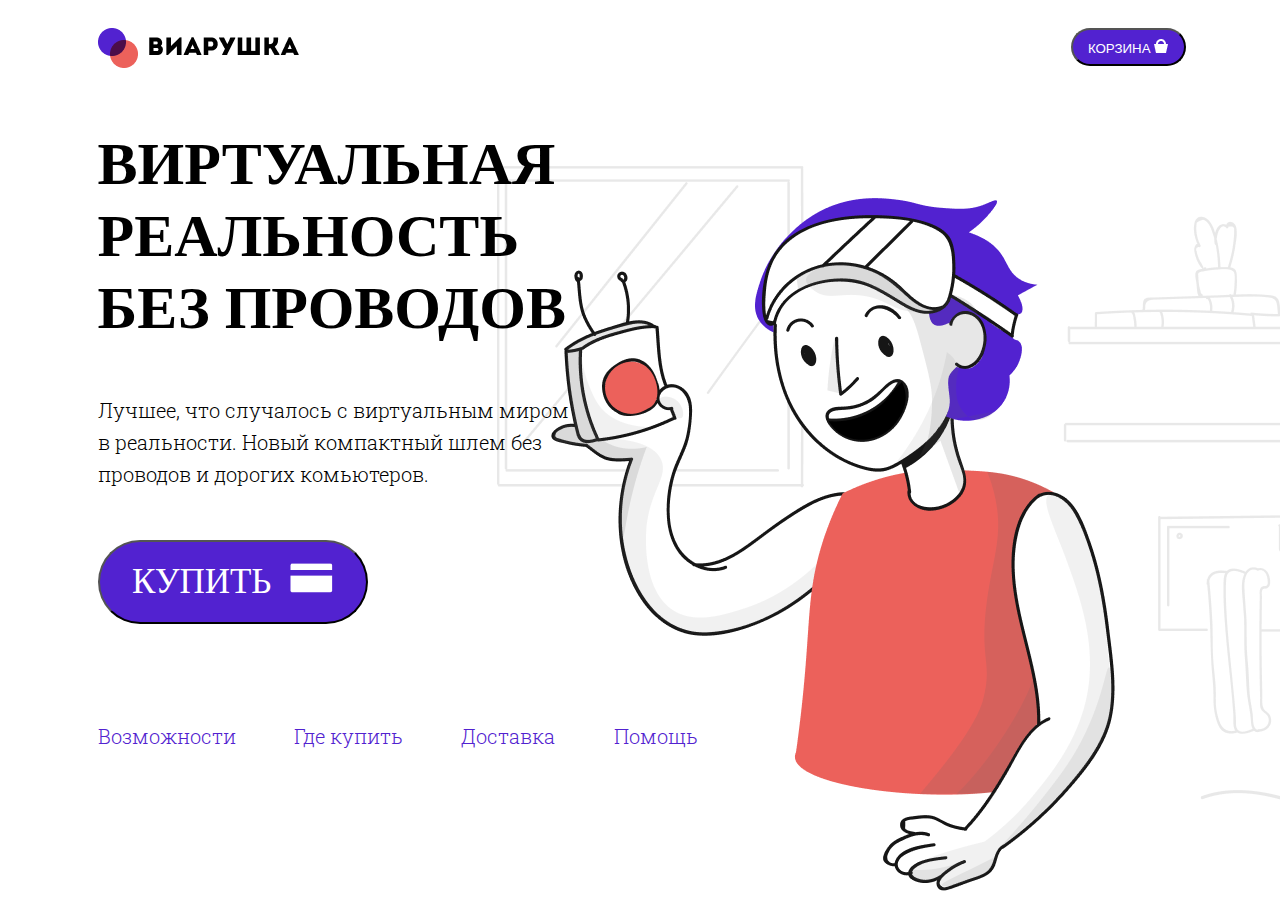
<file: index.html>
<!DOCTYPE html>
<html lang="ru">
<head>
    <meta charset="UTF-8">
    <meta name="viewport" content="width=device-width, initial-scale=1.0">
    <title>Document</title>
    <link rel="preconnect" href="https://fonts.googleapis.com">
<link rel="preconnect" href="https://fonts.gstatic.com" crossorigin>
<link href="https://fonts.googleapis.com/css2?family=Montserrat:wght@100;700&family=Roboto+Slab:wght@300&display=swap" rel="stylesheet">
    <link rel="stylesheet" href="style.css">
</head>
<body>
    <header class="header">
        <img src="./assets/logo.png" alt="logo" class="header__logo">
        <h1 class="header__title"></h1>
        <button class="button header__button">
            <a href="#" class="header__link">КОРЗИНА</a>
            <img src="./assets/ico2.png" alt="icon" class="header__icon">
        </button>
    </header>
    <main>
        <section class="item">
            <h2 class="item__title">ВИРТУАЛЬНАЯ РЕАЛЬНОСТЬ БЕЗ ПРОВОДОВ</h2>
            <p class="item__text">Лучшее, что случалось с виртуальным миром в реальности. Новый компактный шлем без проводов и дорогих комьютеров.</p>
            <button class="button item__button">
                <a href="#" class="item__link">КУПИТЬ</a>
                <img src="./assets/ico.png" alt="icon" class="item__icon">
            </button>
        </section>
        <section class="footer">
            <nav class="nav">
                <ul class="nav__ul">
                    <li class="nav__ul__link"><a href="./possibilities.html">Возможности</a></li>
                    <li class="nav__ul__link"><a href="#">Где купить</a></li>
                    <li class="nav__ul__link"><a href="#">Доставка</a></li>
                    <li class="nav__ul__link"><a href="#">Помощь</a></li>
                </ul>
            </nav>
        </section>
    </main>
</body>
</html>
</file>
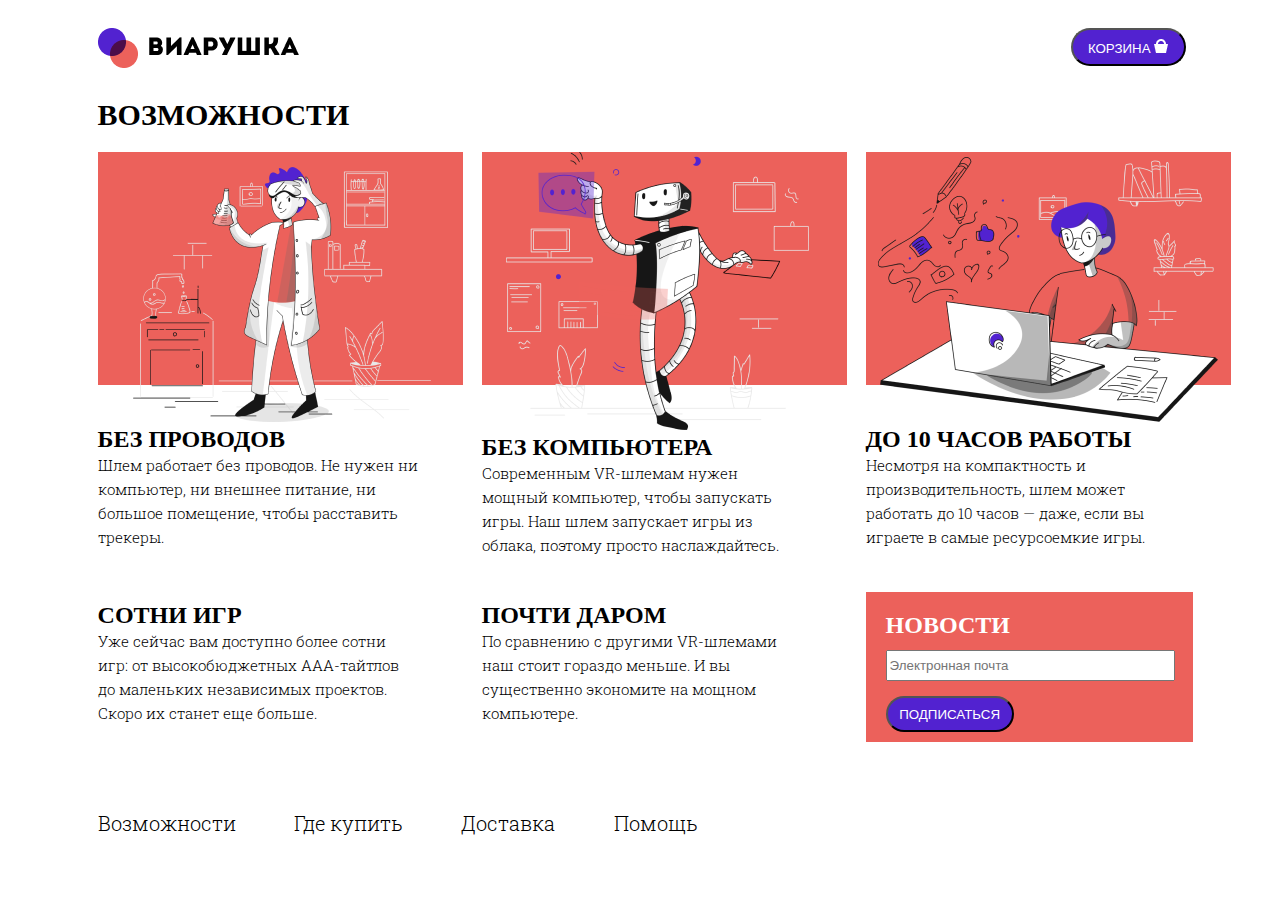
<file: possibilities.html>
<!DOCTYPE html>
<html lang="ru">
<head>
    <meta charset="UTF-8">
    <meta name="viewport" content="width=device-width, initial-scale=1.0">
    <title>possibilities</title>
    <link rel="preconnect" href="https://fonts.googleapis.com">
<link rel="preconnect" href="https://fonts.gstatic.com" crossorigin>
<link href="https://fonts.googleapis.com/css2?family=Montserrat:wght@100;700&family=Roboto+Slab:wght@300&display=swap" rel="stylesheet">
    <link rel="stylesheet" href="style2.css">
</head>
<body>
    <header class="header">
        <img src="./assets/logo.png" alt="logo" class="header__logo">
        <h1 class="header__title"></h1>
        <button class="button header__button">
            <a href="#" class="header__link">КОРЗИНА</a>
            <img src="./assets/ico2.png" alt="icon" class="header__icon">
        </button>
    </header>
    <main class="main">
        <h1>ВОЗМОЖНОСТИ</h1>
        <div class="main__container">
            <article class="main__article">
                <img src="./assets/Illustration_4.png" alt="">
                <h2 class="main__article-title">БЕЗ ПРОВОДОВ</h2>
                <p class="main__article-text">Шлем работает без проводов. Не нужен ни компьютер, ни внешнее питание, ни большое помещение, чтобы расставить трекеры.</p>
            </article>
            <article class="main__article">
                <img src="./assets/Illustration_2.png" alt="">
                <h2 class="main__article-title">БЕЗ КОМПЬЮТЕРА</h2>
                <p class="main__article-text">Современным VR-шлемам нужен мощный компьютер, чтобы запускать игры. Наш шлем запускает игры из облака, поэтому просто наслаждайтесь.</p>
            </article>
            <article class="main__article">
                <img src="./assets/Illustration_9.png" alt="">
                <h2 class="main__article-title">ДО 10 ЧАСОВ РАБОТЫ</h2>
                <p class="main__article-text">Несмотря на компактность и производительность, шлем может работать до 10 часов — даже, если вы играете в самые ресурсоемкие игры.</p>
            </article>
            <article class="main__article">
                <h2 class="main__article-title">СОТНИ ИГР</h2>
                <p class="main__article-text">Уже сейчас вам доступно более сотни игр: от высокобюджетных ААА-тайтлов до маленьких независимых проектов. Скоро их станет еще больше.</p>
            </article>
            <article class="main__article">
                <h2 class="main__article-title">ПОЧТИ ДАРОМ</h2>
                <p class="main__article-text">По сравнению с другими VR-шлемами наш стоит гораздо меньше. И вы существенно экономите на мощном компьютере.</p>
            </article>
            <form class="main__form">
                <h2 class="main__article-news">НОВОСТИ</h2>
                <input type="email" placeholder="Электронная почта" class="main__article-email">
                <button type="submit" class="button main__article-button">ПОДПИСАТЬСЯ</button>
            </form>
        </div>
        <section class="footer">
            <nav class="nav">
                <ul class="nav__ul">
                    <li class="nav__ul__link"><a href="./possibilities.html">Возможности</a></li>
                    <li class="nav__ul__link"><a href="#">Где купить</a></li>
                    <li class="nav__ul__link"><a href="#">Доставка</a></li>
                    <li class="nav__ul__link"><a href="#">Помощь</a></li>
                </ul>
            </nav>
        </section>
    </main>
</body>
</html>
</file>
<file: style.css>
body{
    padding-top: 20px;
    height: 95vh;
    background-image: url(./assets/pic.png);
    background-repeat: no-repeat;
    background-position-y: bottom;
    background-position-x: right;
}
.header{
    width: 85vw;
    height: 50px;
    display: flex;
    justify-content: space-between;
    margin-left: 7vw;
}
.header__logo{
    width: 201px;
    height: 40px;
}
.header__title{
    width: 201px;
    height: 40px;
    flex-shrink: 0;
}
.header__link{
    color: #FFF;
    text-decoration: none;
}
.header__button{
    width: 115px;
    height: 38px;
    flex-shrink: 0;
}
main{
    width: 80vW;
    margin-left: 7vw;
}
.item__title{
    width: 542px;
    color: var(--unnamed, #000);
    font-family: Intro ;
    font-size: 60px;
    font-style: normal;
    font-weight: 700;
    line-height: 120%; /* 72px */
}
.item__text{
    width: 487px;
    color: var(--unnamed, #000);
    font-family: Roboto Slab;
    font-size: 20px;
    font-style: normal;
    font-weight: 300;
    line-height: 160%; /* 32px */
}
.button{
    color: white;
    background-color: #5222D0;
    border-radius: 50px;
}
.item__button{
    width: 270px;
    height: 84px;
    color: var(--unnamed, #FFF);
    font-family: Intro ;
    font-size: 35px;
    font-style: normal;
    font-weight: 400;
    line-height: normal;
    margin-top: 30px;
}
.item__link{
    color: #FFF;
    text-decoration: none;
}
.item__icon{
    padding-left: 10px;
}
.nav__ul{
    width: 600px;
    display: flex;
    justify-content: space-between;
    padding-left: 0;
}
.nav__ul__link{
    font-family: Roboto Slab;
    font-size: 20px;
    font-style: normal;
    font-weight: 300;
    line-height: 160%; /* 32px */
    list-style: none;
    margin-top: 80px;
}
li a{
    color: #5222D0;
}
li a:hover{
    color: #EC615B;;
}
a{
    text-decoration: none;
}
</file>
<file: style2.css>
body{
    padding-top: 20px;
    height: 95vh;
}
header{
    width: 85vw;
    height: 50px;
    display: flex;
    justify-content: space-between;
    margin-left: 7vw;
}
.header__logo{
    width: 201px;
    height: 40px;
}
.header__title{
    width: 201px;
    height: 40px;
    flex-shrink: 0;
}
.header__link{
    color: #FFF;
    text-decoration: none;
}
.header__button{
    width: 115px;
    height: 38px;
    flex-shrink: 0;
}
.button{
    color: white;
    background-color: #5222D0;
    border-radius: 50px;
}
p{
    color: var(--unnamed, #000);
    font-family: Roboto Slab;
    font-size: 15px;
    font-style: normal;
    font-weight: 300;
    line-height: 160%; /* 32px */
}
.main{
    margin-left: 7vw;
}
h1{
    font-size: 30px;
    font-weight: 600;
    margin-bottom: 0;
}
.main__container{
    height: 75vh;
    width: 90vw;
    display: grid;
    grid-template-columns: 1fr 1fr 1fr;
    grid-template-rows: 2fr 1fr;
}
.main__article{
    margin-top: 20px;
    width: 350px;
}
.main__article-title, .main__article-text{
    margin: 0px;
    width: 25vw;
}
.main__form{
    display: grid;
    margin-top: 10px;
    padding-left: 20px;
    width: 24vw;
    height: 150px;
    color: #FFF;
    background-color:  #EC615B;
}
.main__article-button{
    width: 10vw;
    margin-bottom: 10px;
}
.main__article-email{
    width: 22vw;
    height: 25px;
}
.main__article-news{
    height: 23px;
    margin-bottom: 0;
}
.nav__ul{
    width: 600px;
    display: flex;
    justify-content: space-between;
    padding-left: 0;
    margin-top: 0;
}
.nav__ul__link{
    font-family: Roboto Slab;
    font-size: 20px;
    font-style: normal;
    font-weight: 300;
    line-height: 160%; /* 32px */
    list-style: none;
    margin-top: 0;
}
li a{
    color: black;
}
li a:hover{
    color: #EC615B;;
}
a{
    text-decoration: none;
}
</file>
